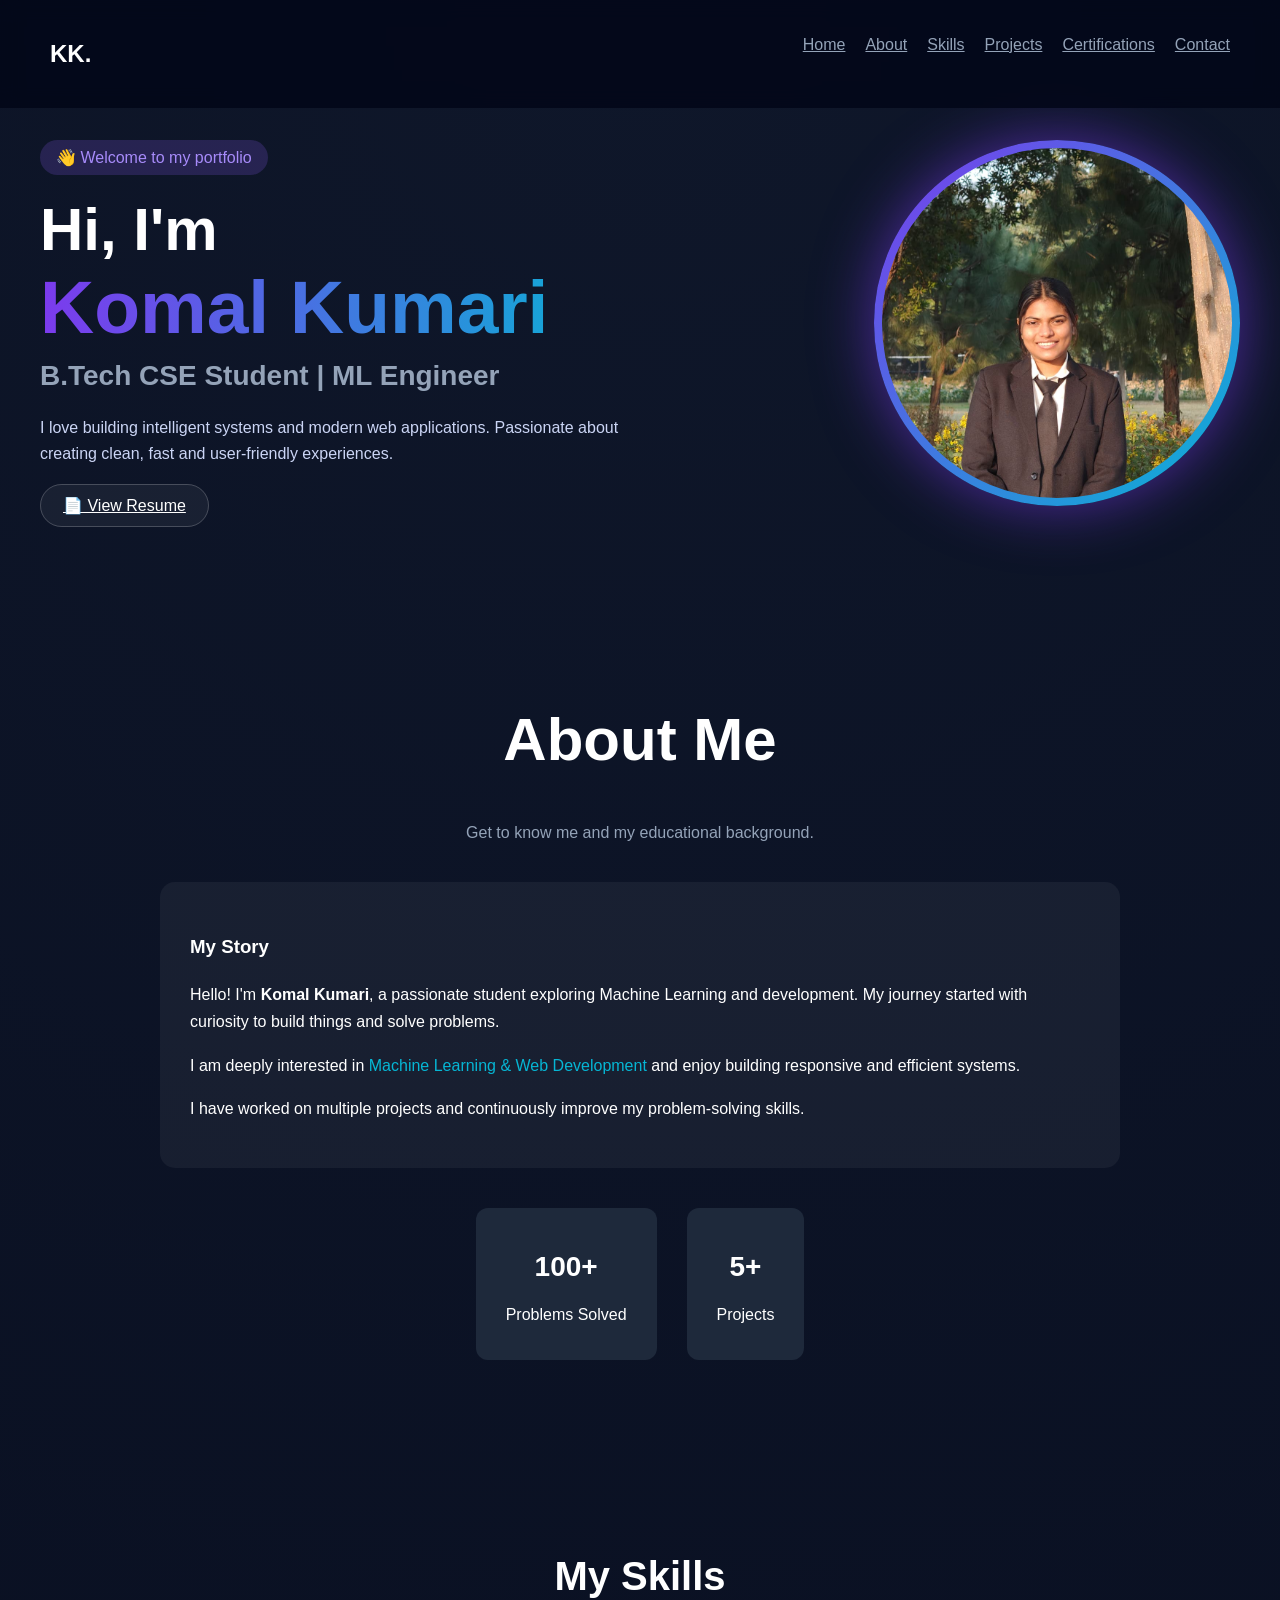
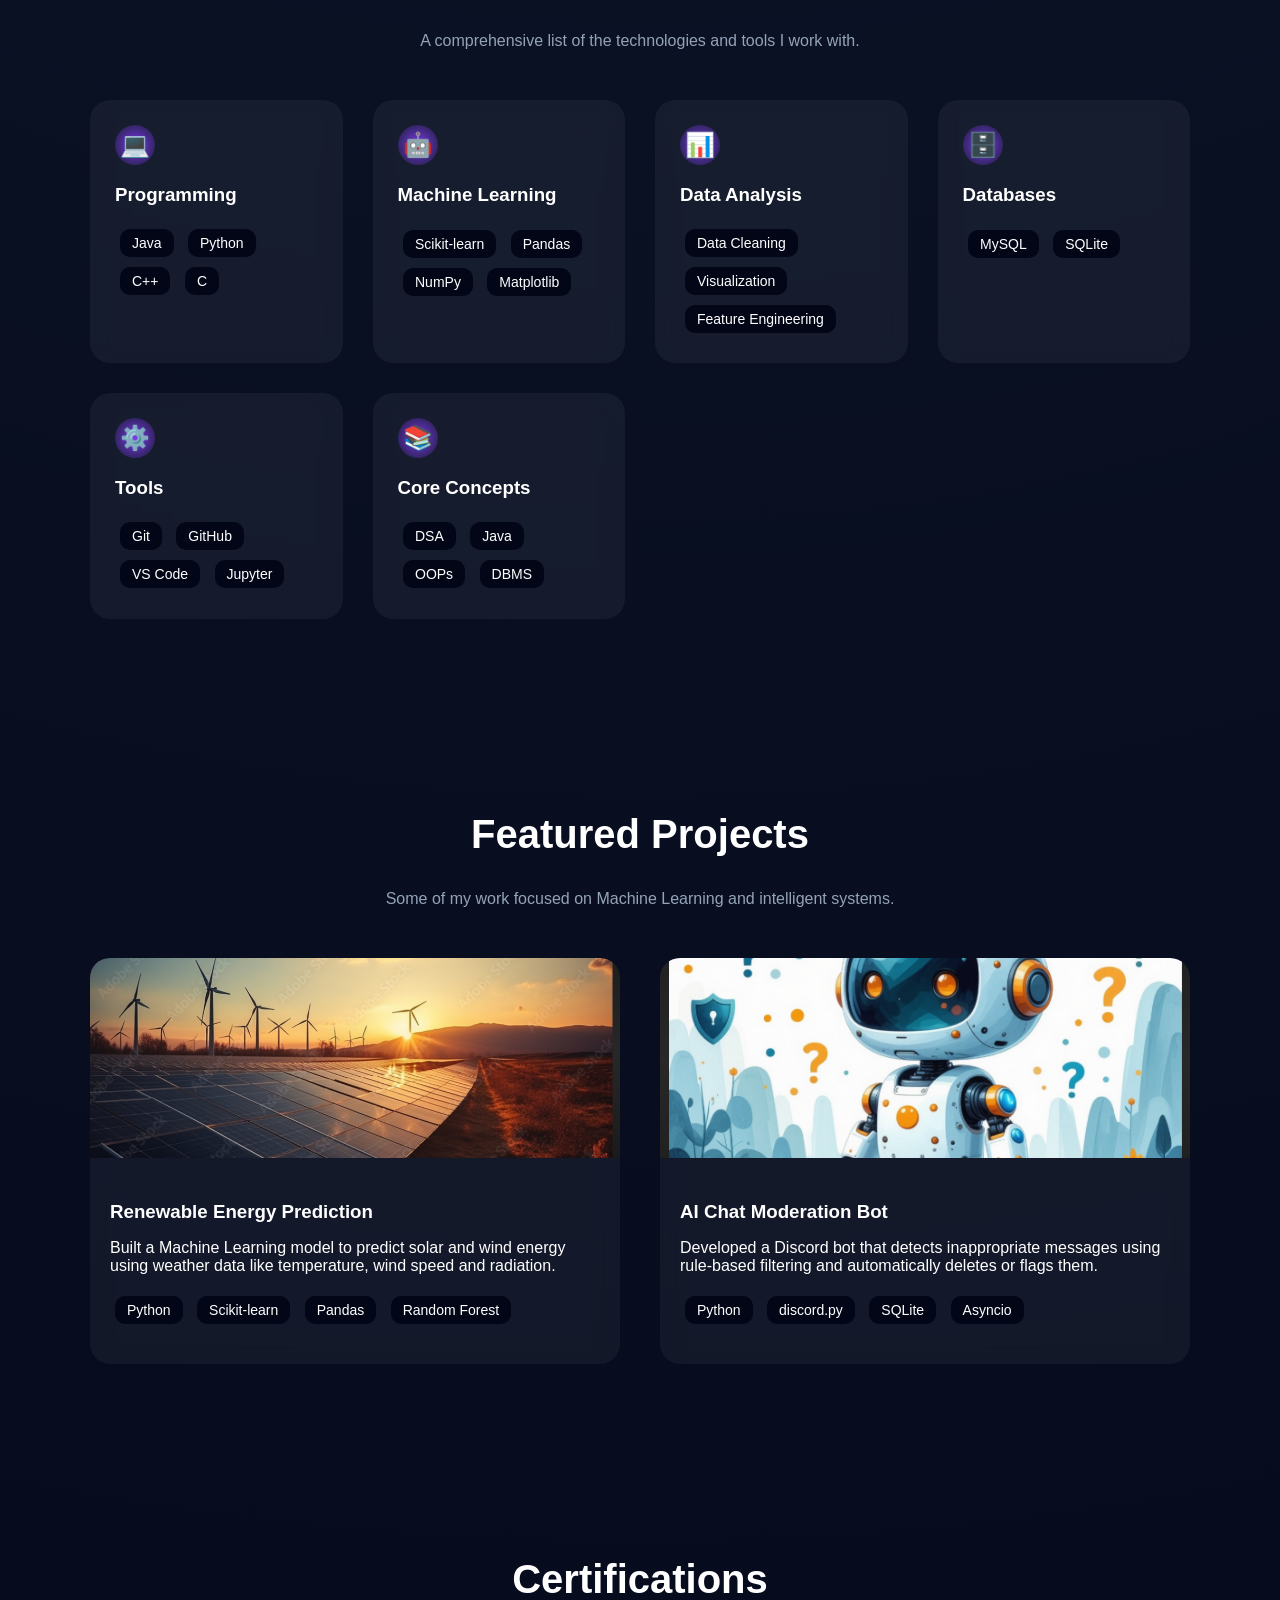
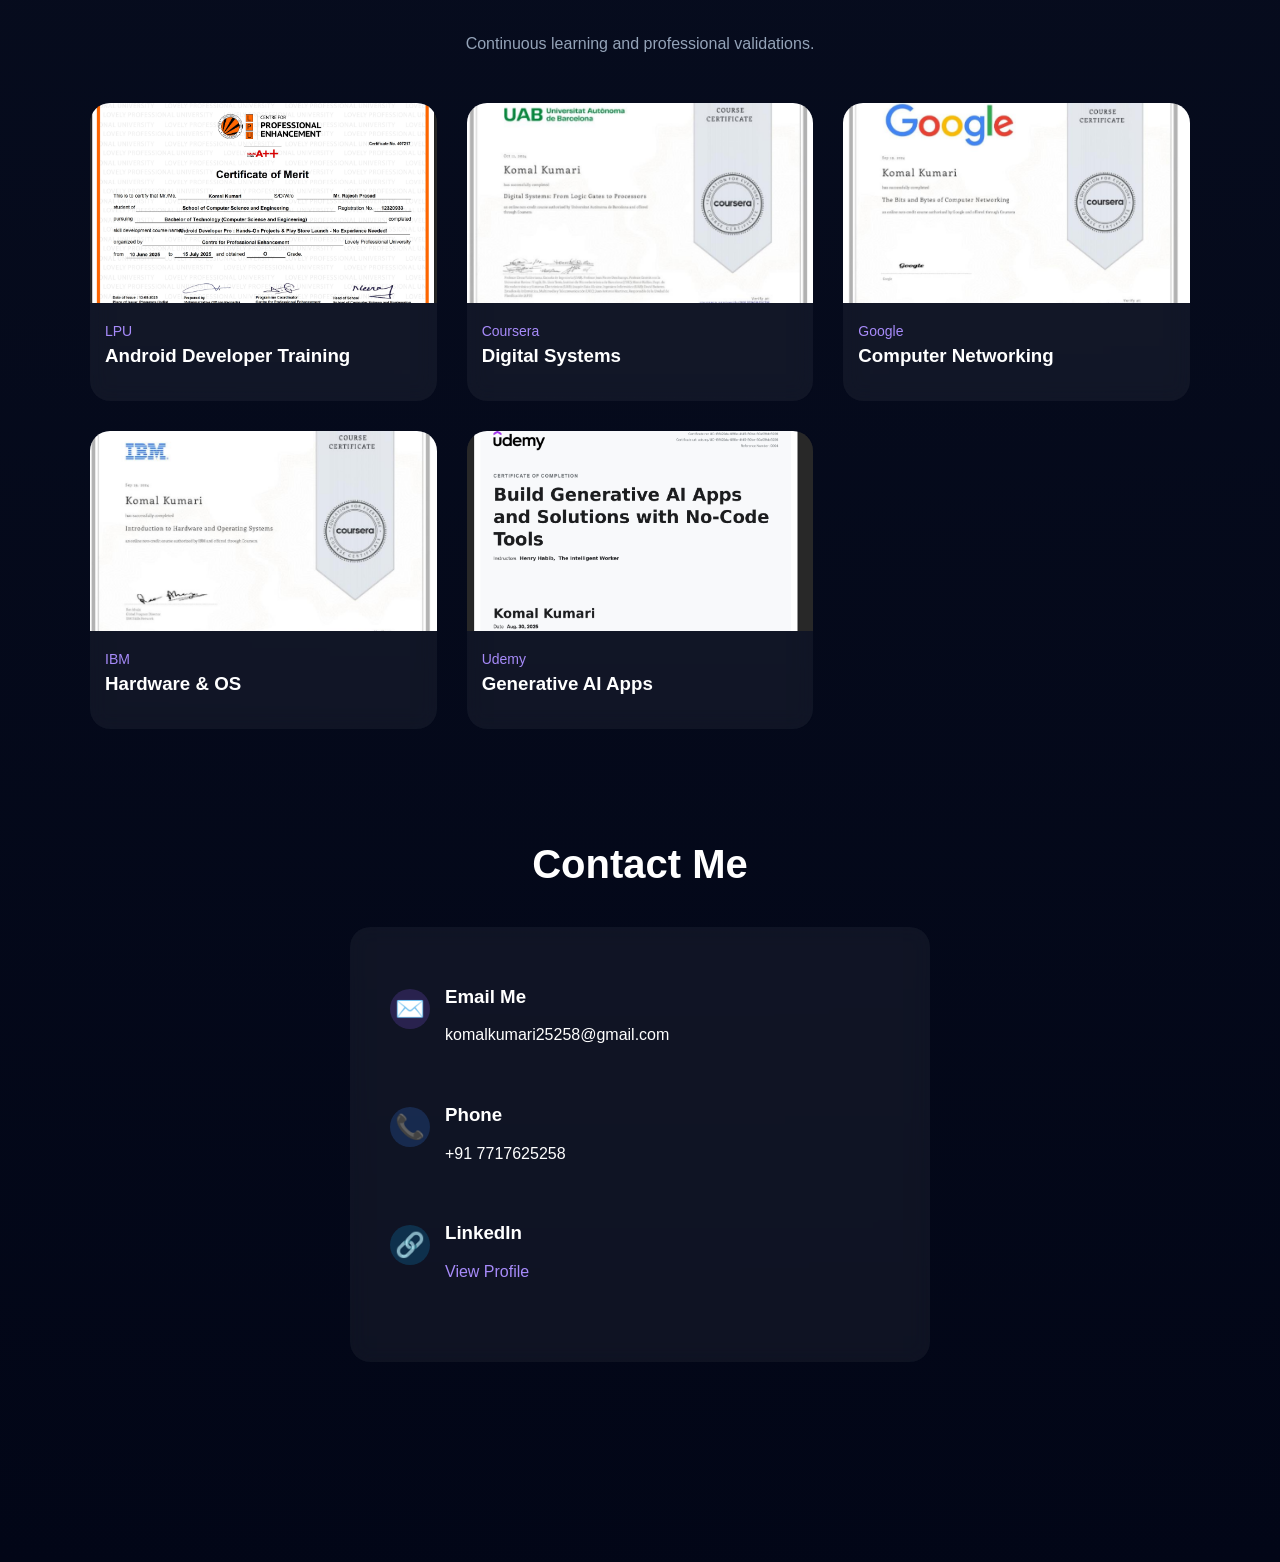
<file: index.html>
<!DOCTYPE html>
<html lang="en">
<head>
  <meta charset="UTF-8">
  <title>Komal Kumari</title>
  <link rel="stylesheet" href="p1.css">
</head>
<body>

<header>
  <nav>
    <h2 class="logo">KK.</h2>
    <ul>
      <li><a href="#home">Home</a></li>
      <li><a href="#about">About</a></li>
      <li><a href="#skills">Skills</a></li>
      <li><a href="#projects">Projects</a></li>
      <li><a href="#certifications">Certifications</a></li>
      <li><a href="#contact">Contact</a></li>
    </ul>
  </nav>
</header>


<section class="hero">

  <!-- LEFT -->
  <div class="hero-left">

    <div class="badge">👋 Welcome to my portfolio</div>


    <h1 class="small">Hi, I'm</h1>

    <h1 class="name">Komal Kumari</h1>

    


    <h2 class="role">B.Tech CSE Student | ML Engineer</h2>

    <p class="desc">
      I love building intelligent systems and modern web applications.
      Passionate about creating clean, fast and user-friendly experiences.
    </p>

    <div class="buttons">
      
      <a href="Cv.pdf" target="_blank" class="btn secondary">📄 View Resume</a>
      
    </div>

  </div>

  <!-- RIGHT -->
  <div class="hero-right">
    <div class="image-container">
      <img src="profile.jpeg" alt="profile">
    </div>
  </div>

</section>




<!-- ABOUT -->



<section id="about" class="about">

  <h2 class="about-title">About Me</h2>
  <p class="about-sub">Get to know me and my educational background.</p>

  <div class="about-box">

    <h3><span></span> My Story</h3>

    <p>
      Hello! I'm <b>Komal Kumari</b>, a passionate student exploring Machine Learning and development.
      My journey started with curiosity to build things and solve problems.
    </p>

    <p>
      I am deeply interested in <span class="highlight">Machine Learning & Web Development</span>
      and enjoy building responsive and efficient systems.
    </p>

    <p>
      I have worked on multiple projects and continuously improve my problem-solving skills.
    </p>

  </div>

  <div class="stats">
    <div class="stat-box">
      <h2>100+</h2>
      <p>Problems Solved</p>
    </div>

    <div class="stat-box">
      <h2>5+</h2>
      <p>Projects</p>
    </div>
  </div>

</section>



<!-- SKILLS -->
<section id="skills" class="skills-section">

  <h2 class="section-title">My Skills</h2>
  <p class="section-sub">A comprehensive list of the technologies and tools I work with.</p>

  <div class="skills-grid">

    <!-- CARD 1 -->
<div class="skill-card">
  <div class="icon">💻</div>
  <h3>Programming</h3>
  <div class="tags">
    <span>Java</span>
    <span>Python</span>
    <span>C++</span>
    <span>C</span>
  </div>
</div>

<!-- CARD 2 -->
<div class="skill-card">
  <div class="icon">🤖</div>
  <h3>Machine Learning</h3>
  <div class="tags">
    <span>Scikit-learn</span>
    <span>Pandas</span>
    <span>NumPy</span>
    <span>Matplotlib</span>
  </div>
</div>

<!-- CARD 3 -->
<div class="skill-card">
  <div class="icon">📊</div>
  <h3>Data Analysis</h3>
  <div class="tags">
    <span>Data Cleaning</span>
    <span>Visualization</span>
    <span>Feature Engineering</span>
  </div>
</div>

<!-- CARD 4 -->
<div class="skill-card">
  <div class="icon">🗄️</div>
  <h3>Databases</h3>
  <div class="tags">
    <span>MySQL</span>
    <span>SQLite</span>
  </div>
</div>

<!-- CARD 5 -->
<div class="skill-card">
  <div class="icon">⚙️</div>
  <h3>Tools</h3>
  <div class="tags">
    <span>Git</span>
    <span>GitHub</span>
    <span>VS Code</span>
    <span>Jupyter</span>
  </div>
</div>

<!-- CARD 6 -->
<div class="skill-card">
  <div class="icon">📚</div>
  <h3>Core Concepts</h3>
  <div class="tags">
    <span>DSA</span>
    <span>Java</span>   <!-- ✅ moved here -->
    <span>OOPs</span>
    <span>DBMS</span>
  </div>


  </div>

</section>

<!-- PROJECTS -->
<section id="projects" class="projects-section">

  <h2 class="section-title">Featured Projects</h2>
  <p class="section-sub">
    Some of my work focused on Machine Learning and intelligent systems.
  </p>

  <div class="projects-grid">

    <!-- PROJECT 1 -->
    <div class="project-card">
      <img src="ml.png" alt="ML Project">

      <div class="project-content">
        <h3>Renewable Energy Prediction</h3>

        <p>
          Built a Machine Learning model to predict solar and wind energy
          using weather data like temperature, wind speed and radiation.
        </p>

        <div class="tags">
          <span>Python</span>
          <span>Scikit-learn</span>
          <span>Pandas</span>
          <span>Random Forest</span>
        </div>

        <div class="links">
          
        </div>
      </div>
    </div>

    <!-- PROJECT 2 -->
    <div class="project-card">
      <img src="ai.png" alt="AI Bot">

      <div class="project-content">
        <h3>AI Chat Moderation Bot</h3>

        <p>
          Developed a Discord bot that detects inappropriate messages using
          rule-based filtering and automatically deletes or flags them.
        </p>

        <div class="tags">
          <span>Python</span>
          <span>discord.py</span>
          <span>SQLite</span>
          <span>Asyncio</span>
        </div>

        <div class="links">
          
        </div>
      </div>
    </div>

  </div>

</section>

<!-- CERTIFICATIONS -->
<section id="certifications" class="cert-section">

  <h2 class="section-title">Certifications</h2>
  <p class="section-sub">Continuous learning and professional validations.</p>

  <div class="cert-grid">

    <!-- CERT 1 -->
    <div class="cert-card">
      <a href="summer traing certificate.pdf" target="_blank">
        <img src="cert1.png" alt="LPU Certificate">
      </a>
      <div class="cert-info">
        <span>LPU</span>
        <h3>Android Developer Training</h3>
      </div>
    </div>

    <!-- CERT 2 -->
    <div class="cert-card">
      <a href="doc7.pdf" target="_blank">
        <img src="cert2.png" alt="UAB Certificate">
      </a>
      <div class="cert-info">
        <span>Coursera</span>
        <h3>Digital Systems</h3>
      </div>
    </div>

    <!-- CERT 3 -->
    <div class="cert-card">
      <a href="doc6.pdf" target="_blank">
        <img src="cert3.png" alt="Google Certificate">
      </a>
      <div class="cert-info">
        <span>Google</span>
        <h3>Computer Networking</h3>
      </div>
    </div>

    <!-- CERT 4 -->
    <div class="cert-card">
      <a href="doc5.pdf" target="_blank">
        <img src="cert4.png" alt="IBM Certificate">
      </a>
      <div class="cert-info">
        <span>IBM</span>
        <h3>Hardware & OS</h3>
      </div>
    </div>

    <!-- CERT 5 -->
    <div class="cert-card">
      <a href="doc4.pdf" target="_blank">
        <img src="cert5.png" alt="Udemy Certificate">
      </a>
      <div class="cert-info">
        <span>Udemy</span>
        <h3>Generative AI Apps</h3>
      </div>
    </div>

  </div>

<section id="contact" class="contact-section">

  <h2 class="section-title">Contact Me</h2>

  <div class="contact-card">

    <!-- EMAIL -->
    <div class="contact-item">
      <div class="icon email">✉️</div>
      <div>
        <h3>Email Me</h3>
        <p>komalkumari25258@gmail.com</p>
      </div>
    </div>

    <!-- PHONE -->
    <div class="contact-item">
      <div class="icon phone">📞</div>
      <div>
        <h3>Phone</h3>
        <p>+91 7717625258</p>
      </div>
    </div>

    <!-- LINKEDIN -->
    <div class="contact-item">
      <div class="icon linkedin">🔗</div>
      <div>
        <h3>LinkedIn</h3>
        <p>
          <a href="https://www.linkedin.com/in/komal-kumari-750869295/" target="_blank">
            View Profile
          </a>
        </p>
      </div>
    </div>

  </div>

</section>

<script src="script.js"></script>
</body>
</html>
</file>
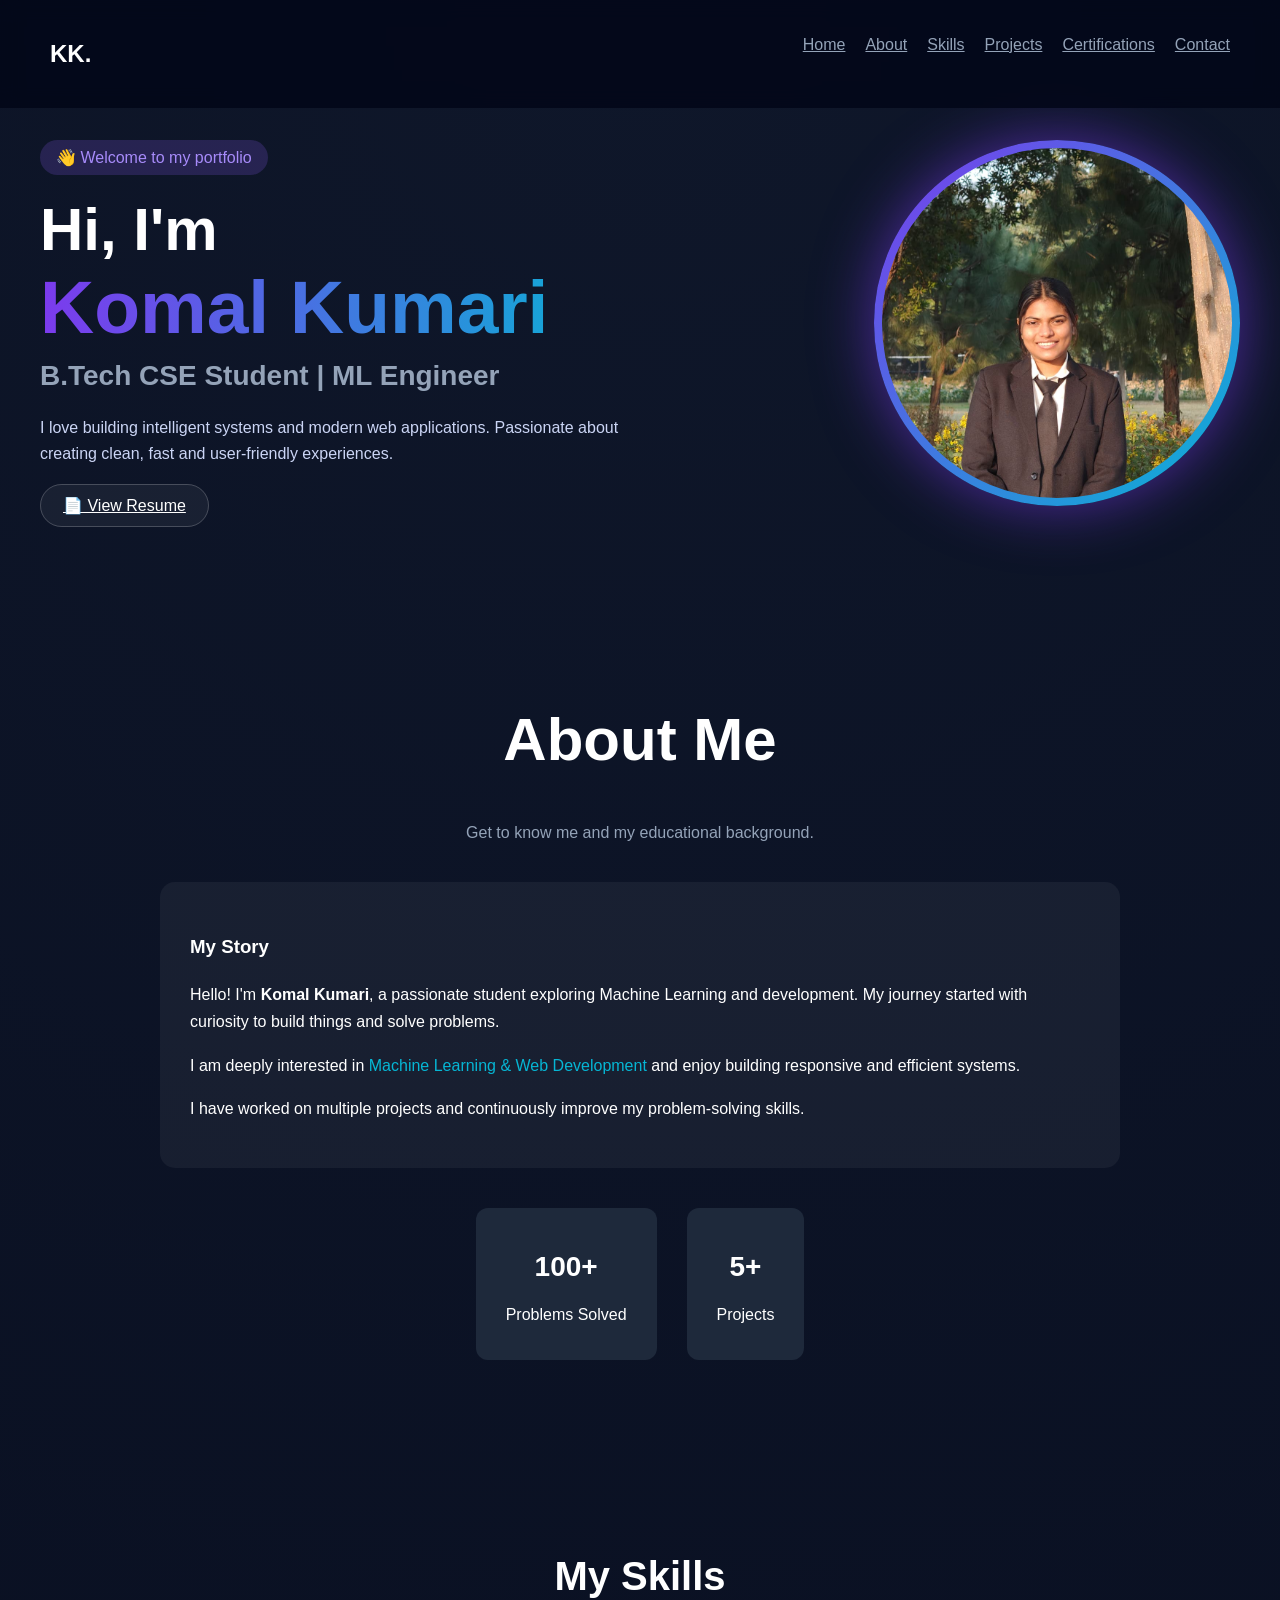
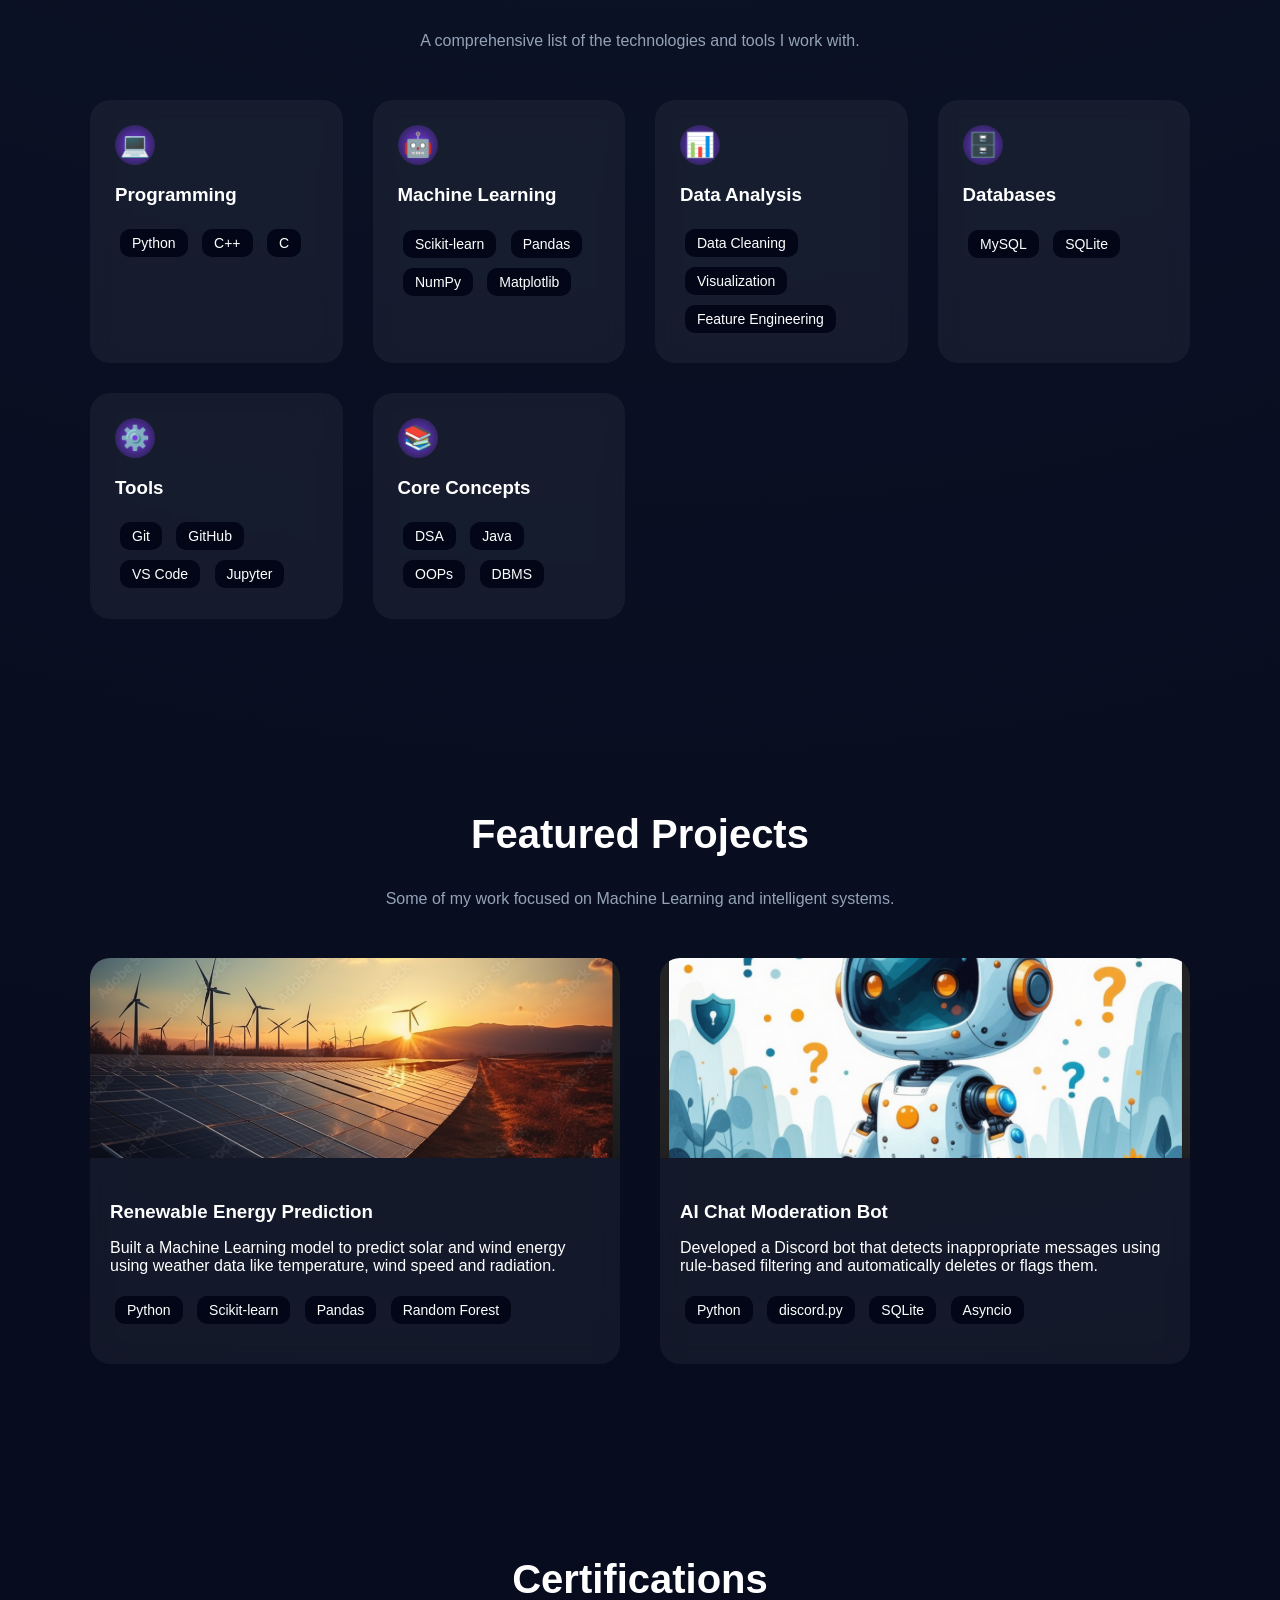
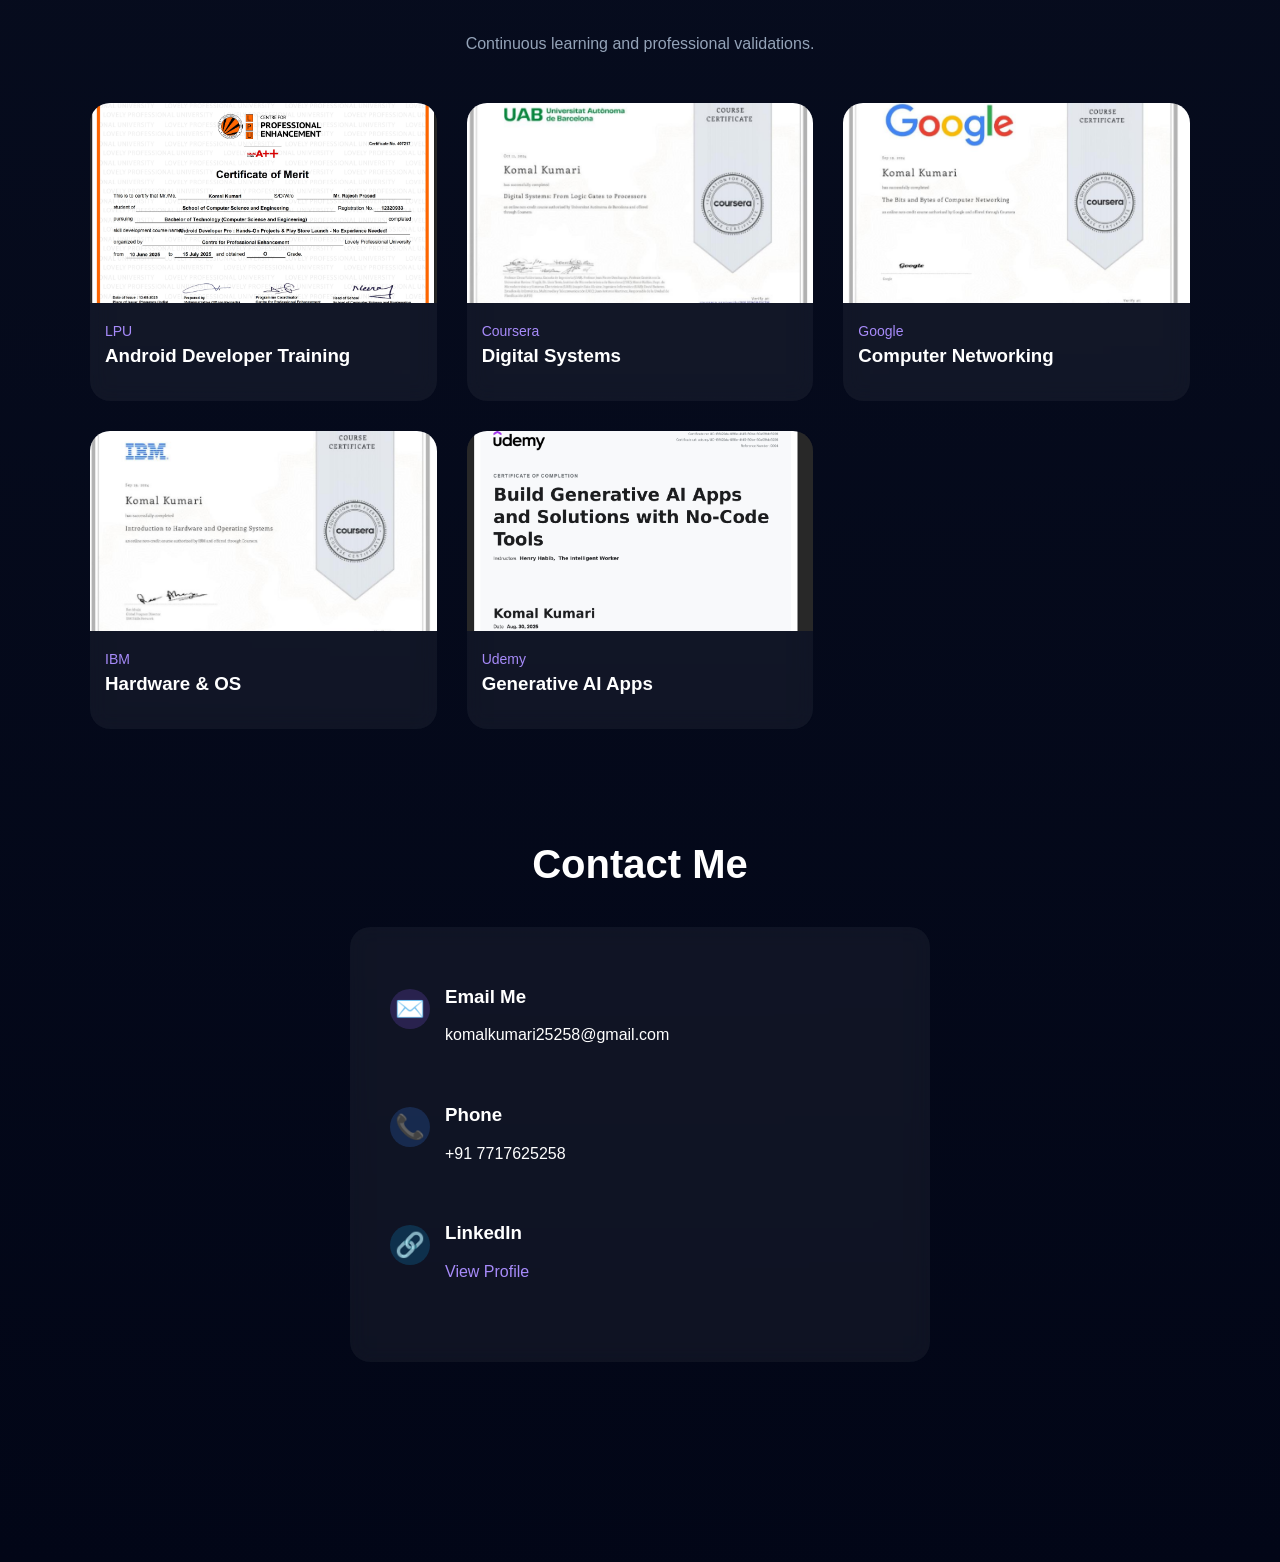
<file: p1.html>
<!DOCTYPE html>
<html lang="en">
<head>
  <meta charset="UTF-8">
  <title>Komal Kumari</title>
  <link rel="stylesheet" href="p1.css">
</head>
<body>

<header>
  <nav>
    <h2 class="logo">KK.</h2>
    <ul>
      <li><a href="#home">Home</a></li>
      <li><a href="#about">About</a></li>
      <li><a href="#skills">Skills</a></li>
      <li><a href="#projects">Projects</a></li>
      <li><a href="#certifications">Certifications</a></li>
      <li><a href="#contact">Contact</a></li>
    </ul>
  </nav>
</header>

<!-- HERO -->
<section class="hero">

  <!-- LEFT -->
  <div class="hero-left">

    <div class="badge">👋 Welcome to my portfolio</div>


    <h1 class="small">Hi, I'm</h1>

    <h1 class="name">Komal Kumari</h1>

    


    <h2 class="role">B.Tech CSE Student | ML Engineer</h2>

    <p class="desc">
      I love building intelligent systems and modern web applications.
      Passionate about creating clean, fast and user-friendly experiences.
    </p>

    <div class="buttons">
      
      <a href="Cv.pdf" target="_blank" class="btn secondary">📄 View Resume</a>
      
    </div>

  </div>

  <!-- RIGHT -->
  <div class="hero-right">
    <div class="image-container">
      <img src="profile.jpeg" alt="profile">
    </div>
  </div>

</section>




<!-- ABOUT -->



<section id="about" class="about">

  <h2 class="about-title">About Me</h2>
  <p class="about-sub">Get to know me and my educational background.</p>

  <div class="about-box">

    <h3><span></span> My Story</h3>

    <p>
      Hello! I'm <b>Komal Kumari</b>, a passionate student exploring Machine Learning and development.
      My journey started with curiosity to build things and solve problems.
    </p>

    <p>
      I am deeply interested in <span class="highlight">Machine Learning & Web Development</span>
      and enjoy building responsive and efficient systems.
    </p>

    <p>
      I have worked on multiple projects and continuously improve my problem-solving skills.
    </p>

  </div>

  <div class="stats">
    <div class="stat-box">
      <h2>100+</h2>
      <p>Problems Solved</p>
    </div>

    <div class="stat-box">
      <h2>5+</h2>
      <p>Projects</p>
    </div>
  </div>

</section>



<!-- SKILLS -->
<section id="skills" class="skills-section">

  <h2 class="section-title">My Skills</h2>
  <p class="section-sub">A comprehensive list of the technologies and tools I work with.</p>

  <div class="skills-grid">

    <!-- CARD 1 -->
<div class="skill-card">
  <div class="icon">💻</div>
  <h3>Programming</h3>
  <div class="tags">
    <span>Python</span>
    <span>C++</span>
    <span>C</span>
  </div>
</div>

<!-- CARD 2 -->
<div class="skill-card">
  <div class="icon">🤖</div>
  <h3>Machine Learning</h3>
  <div class="tags">
    <span>Scikit-learn</span>
    <span>Pandas</span>
    <span>NumPy</span>
    <span>Matplotlib</span>
  </div>
</div>

<!-- CARD 3 -->
<div class="skill-card">
  <div class="icon">📊</div>
  <h3>Data Analysis</h3>
  <div class="tags">
    <span>Data Cleaning</span>
    <span>Visualization</span>
    <span>Feature Engineering</span>
  </div>
</div>

<!-- CARD 4 -->
<div class="skill-card">
  <div class="icon">🗄️</div>
  <h3>Databases</h3>
  <div class="tags">
    <span>MySQL</span>
    <span>SQLite</span>
  </div>
</div>

<!-- CARD 5 -->
<div class="skill-card">
  <div class="icon">⚙️</div>
  <h3>Tools</h3>
  <div class="tags">
    <span>Git</span>
    <span>GitHub</span>
    <span>VS Code</span>
    <span>Jupyter</span>
  </div>
</div>

<!-- CARD 6 -->
<div class="skill-card">
  <div class="icon">📚</div>
  <h3>Core Concepts</h3>
  <div class="tags">
    <span>DSA</span>
    <span>Java</span>   <!-- ✅ moved here -->
    <span>OOPs</span>
    <span>DBMS</span>
  </div>


  </div>

</section>

<!-- PROJECTS -->
<section id="projects" class="projects-section">

  <h2 class="section-title">Featured Projects</h2>
  <p class="section-sub">
    Some of my work focused on Machine Learning and intelligent systems.
  </p>

  <div class="projects-grid">

    <!-- PROJECT 1 -->
    <div class="project-card">
      <img src="ml.png" alt="ML Project">

      <div class="project-content">
        <h3>Renewable Energy Prediction</h3>

        <p>
          Built a Machine Learning model to predict solar and wind energy
          using weather data like temperature, wind speed and radiation.
        </p>

        <div class="tags">
          <span>Python</span>
          <span>Scikit-learn</span>
          <span>Pandas</span>
          <span>Random Forest</span>
        </div>

        <div class="links">
          
        </div>
      </div>
    </div>

    <!-- PROJECT 2 -->
    <div class="project-card">
      <img src="ai.png" alt="AI Bot">

      <div class="project-content">
        <h3>AI Chat Moderation Bot</h3>

        <p>
          Developed a Discord bot that detects inappropriate messages using
          rule-based filtering and automatically deletes or flags them.
        </p>

        <div class="tags">
          <span>Python</span>
          <span>discord.py</span>
          <span>SQLite</span>
          <span>Asyncio</span>
        </div>

        <div class="links">
          
        </div>
      </div>
    </div>

  </div>

</section>

<!-- CERTIFICATIONS -->
<section id="certifications" class="cert-section">

  <h2 class="section-title">Certifications</h2>
  <p class="section-sub">Continuous learning and professional validations.</p>

  <div class="cert-grid">

    <!-- CERT 1 -->
    <div class="cert-card">
      <a href="summer traing certificate.pdf" target="_blank">
        <img src="cert1.png" alt="LPU Certificate">
      </a>
      <div class="cert-info">
        <span>LPU</span>
        <h3>Android Developer Training</h3>
      </div>
    </div>

    <!-- CERT 2 -->
    <div class="cert-card">
      <a href="doc7.pdf" target="_blank">
        <img src="cert2.png" alt="UAB Certificate">
      </a>
      <div class="cert-info">
        <span>Coursera</span>
        <h3>Digital Systems</h3>
      </div>
    </div>

    <!-- CERT 3 -->
    <div class="cert-card">
      <a href="doc6.pdf" target="_blank">
        <img src="cert3.png" alt="Google Certificate">
      </a>
      <div class="cert-info">
        <span>Google</span>
        <h3>Computer Networking</h3>
      </div>
    </div>

    <!-- CERT 4 -->
    <div class="cert-card">
      <a href="doc5.pdf" target="_blank">
        <img src="cert4.png" alt="IBM Certificate">
      </a>
      <div class="cert-info">
        <span>IBM</span>
        <h3>Hardware & OS</h3>
      </div>
    </div>

    <!-- CERT 5 -->
    <div class="cert-card">
      <a href="doc4.pdf" target="_blank">
        <img src="cert5.png" alt="Udemy Certificate">
      </a>
      <div class="cert-info">
        <span>Udemy</span>
        <h3>Generative AI Apps</h3>
      </div>
    </div>

  </div>

<section id="contact" class="contact-section">

  <h2 class="section-title">Contact Me</h2>

  <div class="contact-card">

    <!-- EMAIL -->
    <div class="contact-item">
      <div class="icon email">✉️</div>
      <div>
        <h3>Email Me</h3>
        <p>komalkumari25258@gmail.com</p>
      </div>
    </div>

    <!-- PHONE -->
    <div class="contact-item">
      <div class="icon phone">📞</div>
      <div>
        <h3>Phone</h3>
        <p>+91 7717625258</p>
      </div>
    </div>

    <!-- LINKEDIN -->
    <div class="contact-item">
      <div class="icon linkedin">🔗</div>
      <div>
        <h3>LinkedIn</h3>
        <p>
          <a href="https://www.linkedin.com/in/komal-kumari-750869295/" target="_blank">
            View Profile
          </a>
        </p>
      </div>
    </div>

  </div>

</section>

<script src="script.js"></script>
</body>
</html>
</file>
<file: p1.css>
body {
  margin: 0;
  background: radial-gradient(circle at top, #0f172a, #020617);
  color: white;
  font-family: 'Poppins', sans-serif;
}

/* NAV */
html {
  scroll-behavior: smooth;
}


nav {
  position: fixed;
  top: 0;
  left: 0;
  width: 100%;
  box-sizing: border-box;

  display: flex;
  justify-content: space-between;
  padding: 20px 50px;

  background: rgba(2, 6, 23, 0.8);
  backdrop-filter: blur(10px);
  z-index: 1000;
}
body {
  margin: 0;
  padding-top: 80px;
  overflow-x: hidden;
  background: radial-gradient(circle at top, #0f172a, #020617);
  color: white;
  font-family: 'Poppins', sans-serif;
}






nav a {
  color: #94a3b8;   /* muted gray-blue */
}


nav ul {
  display: flex;
  list-style: none;
}

nav ul li {
  margin-left: 20px;
}


.about {
  padding: 80px 20px;
  text-align: center;
}

.about-title {
  font-size: 60px;
  font-weight: 700;
}

.about-sub {
  color: #94a3b8;
  margin-bottom: 40px;
}

/* BOX */
.about-box {
  max-width: 900px;
  margin: auto;
  padding: 30px;

  background: rgba(255, 255, 255, 0.05);
  border-radius: 15px;

  text-align: left;
  line-height: 1.7;
}

/* heading */
.about-box h3 span {
  color: #7c3aed;
}

/* highlight text */
.highlight {
  color: #06b6d4;
}

/* STATS */
.stats {
  display: flex;
  justify-content: center;
  gap: 30px;
  margin-top: 40px;
}

.stat-box {
  background: #1e293b;
  padding: 20px 30px;
  border-radius: 12px;
  text-align: center;
}

.stat-box h2 {
  font-size: 28px;
}

.skills-section {
  padding: 80px 20px;
  text-align: center;
}

/* TITLE */
.section-title {
  font-size: 40px;
  font-weight: 700;
}

.section-sub {
  color: #94a3b8;
  margin-bottom: 50px;
}

/* GRID */
.skills-grid {
  display: grid;
  grid-template-columns: repeat(auto-fit, minmax(250px, 1fr));
  gap: 30px;
  max-width: 1100px;
  margin: auto;
}

/* CARD */
.skill-card {
  background: rgba(255, 255, 255, 0.05);
  padding: 25px;
  border-radius: 20px;
  text-align: left;

  transition: 0.3s;
  backdrop-filter: blur(10px);
}

.skill-card:hover {
  transform: translateY(-8px);
  box-shadow: 0 0 25px rgba(124, 58, 237, 0.5);
}

/* ICON */
.icon {
  font-size: 24px;
  width: 40px;
  height: 40px;
  background: radial-gradient(circle, #7c3aed, transparent);
  display: flex;
  align-items: center;
  justify-content: center;
  border-radius: 50%;
  margin-bottom: 10px;
}

/* TAGS */
.tags {
  margin-top: 15px;
}

.tags span {
  display: inline-block;
  background: #020617;
  padding: 6px 12px;
  margin: 5px;
  border-radius: 10px;
  font-size: 14px;
}





/* HERO */

.hero {
  display: flex;
  justify-content: space-between;
  align-items: flex-start;
  max-width: 1200px;     /* ✅ keeps content centered */
  margin: auto;          /* ✅ centers horizontally */

  

  min-height: auto;     /* ❌ remove 100vh */
  padding: 60px 40px; 
}

/* LEFT */
.hero-left {
  max-width: 600px;
}

/* Badge */
.badge {
  display: inline-block;
  padding: 8px 16px;
  border-radius: 20px;
  background: rgba(139, 92, 246, 0.2);
  color: #a78bfa;
  margin-bottom: 20px;
}

/* TEXT SIZES */
.small {
  font-size: 60px;
  font-weight: 700;
  margin: 0;
}

.name {
  font-size: 75px;
  font-weight: 800;
  margin: 0;

  background: linear-gradient(to right, #7c3aed, #06b6d4);
  -webkit-background-clip: text;
  color: transparent;

  white-space: nowrap;   /* ✅ keeps in one line */
}



.role {
  font-size: 28px;
  color: #94a3b8;
  margin-top: 10px;
}

.desc {
  margin-top: 20px;
  color: #cbd5f5;
  line-height: 1.6;
}

/* BUTTONS */
.buttons {
  margin-top: 30px;
}

.btn {
  padding: 12px 22px;
  border-radius: 30px;
  border: none;
  cursor: pointer;
  margin-right: 15px;
  font-size: 16px;
}

.primary {
  background: linear-gradient(to right, #7c3aed, #06b6d4);
  color: white;
}

.secondary {
  background: rgba(255,255,255,0.05);
  color: white;
  border: 1px solid rgba(255,255,255,0.2);
}

/* RIGHT IMAGE */
.hero-right {
  display: flex;
  justify-content: center;
  align-items: center;
}

.image-container {
  width: 350px;
  height: 350px;
  border-radius: 50%;
  padding: 8px;

  background: linear-gradient(135deg, #7c3aed, #06b6d4);
  box-shadow: 0 0 60px rgba(124, 58, 237, 0.6);
}

.image-container img {
  width: 100%;
  height: 100%;
  border-radius: 50%;
  object-fit: cover;
}



/* SKILLS */
.skills {
  display: flex;
  gap: 10px;
  flex-wrap: wrap;
}

.skills div {
  background: #1e293b;
  padding: 10px 20px;
  border-radius: 10px;
}

/* PROJECT */
.project {
  background: #1e293b;
  padding: 20px;
  margin: 20px;
}

.projects-section {
  padding: 80px 20px;
  text-align: center;
}

/* GRID */
.projects-grid {
  display: grid;
  grid-template-columns: repeat(auto-fit, minmax(320px, 1fr));
  gap: 40px;
  max-width: 1100px;
  margin: auto;
}

/* CARD */
.project-card {
  background: rgba(255, 255, 255, 0.05);
  border-radius: 20px;
  overflow: hidden;

  transition: 0.3s;
  backdrop-filter: blur(10px);
}

.project-card:hover {
  transform: translateY(-10px);
  box-shadow: 0 0 30px rgba(124, 58, 237, 0.5);
}

/* IMAGE */
.project-card img {
  width: 100%;
  height: 200px;
  object-fit: cover;
}

/* CONTENT */
.project-content {
  padding: 20px;
  text-align: left;
}

.project-content h3 {
  margin-bottom: 10px;
}

/* TAGS */
.tags span {
  display: inline-block;
  background: #020617;
  padding: 6px 12px;
  margin: 5px;
  border-radius: 10px;
  font-size: 14px;
}

/* LINKS */
.links {
  margin-top: 15px;
}

.links a {
  color: #a78bfa;
  text-decoration: none;
  margin-right: 15px;
}

/* CERTIFICATIONS */
.cert-section {
  padding: 80px 20px;
  text-align: center;
}

/* GRID */
.cert-grid {
  display: grid;
  grid-template-columns: repeat(auto-fit, minmax(300px, 1fr));
  gap: 30px;
  max-width: 1100px;
  margin: auto;
}

/* CARD */
.cert-card {
  background: rgba(255, 255, 255, 0.05);
  border-radius: 20px;
  overflow: hidden;
  transition: 0.3s;
  backdrop-filter: blur(10px);
}

.cert-card:hover {
  transform: translateY(-8px);
  box-shadow: 0 0 25px rgba(124, 58, 237, 0.5);
}

/* IMAGE */
.cert-card img {
  width: 100%;
  height: 200px;
  object-fit: cover;
}

/* INFO */
.cert-info {
  padding: 15px;
  text-align: left;
}

.cert-info span {
  color: #a78bfa;
  font-size: 14px;
}

.cert-info h3 {
  margin-top: 5px;
}

/* CONTACT */
.contact-section {
  padding: 80px 20px;
  text-align: center;
}

.contact-card {
  max-width: 500px;
  margin: 40px auto;
  padding: 40px;

  background: rgba(255, 255, 255, 0.05);
  border-radius: 20px;

  backdrop-filter: blur(10px);
}

/* ITEMS */
.contact-item {
  display: flex;
  align-items: center;
  gap: 15px;
  margin-bottom: 25px;
  text-align: left;
}

/* ICON COLORS */
.email {
  background: rgba(139, 92, 246, 0.2);
}

.phone {
  background: rgba(59, 130, 246, 0.2);
}

.linkedin {
  background: rgba(14, 165, 233, 0.2);
}

/* LINK */
.contact-item a {
  color: #a78bfa;
  text-decoration: none;
}

.contact-item a:hover {
  text-decoration: underline;
}
</file>
